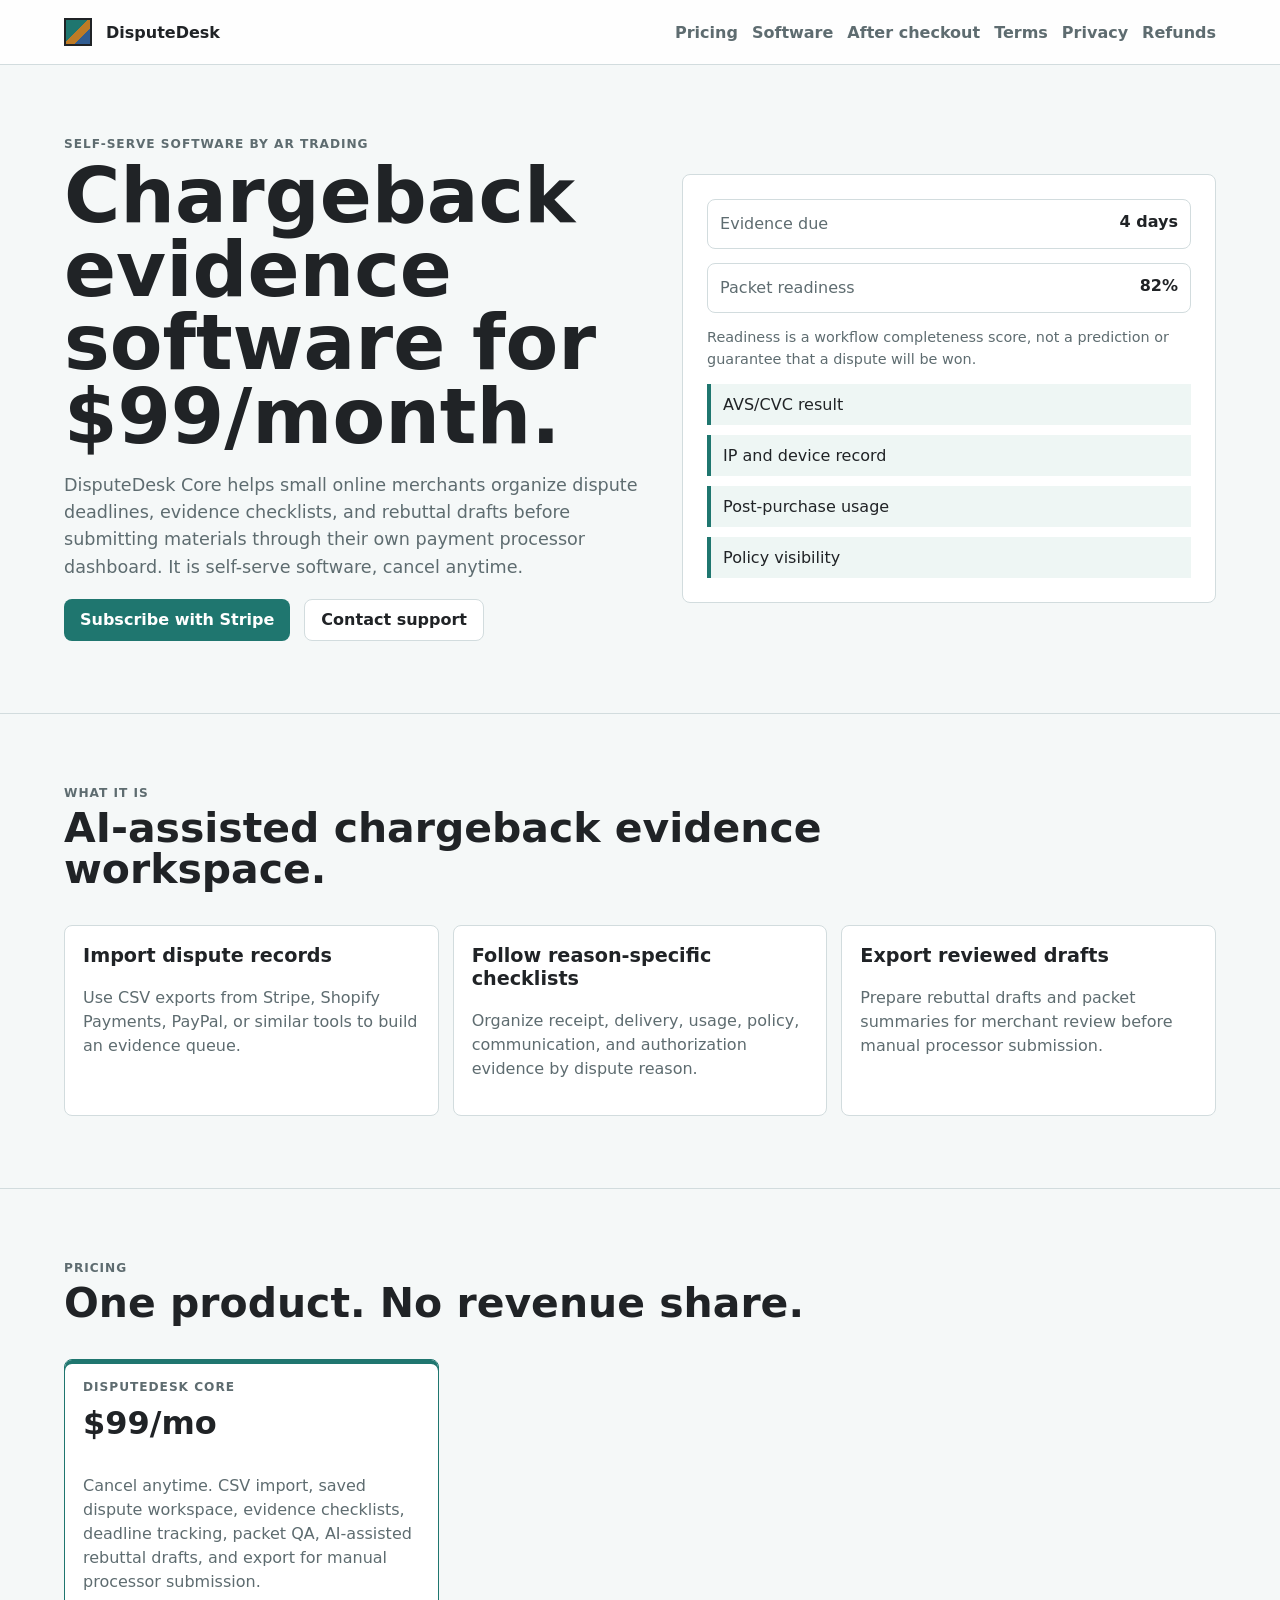
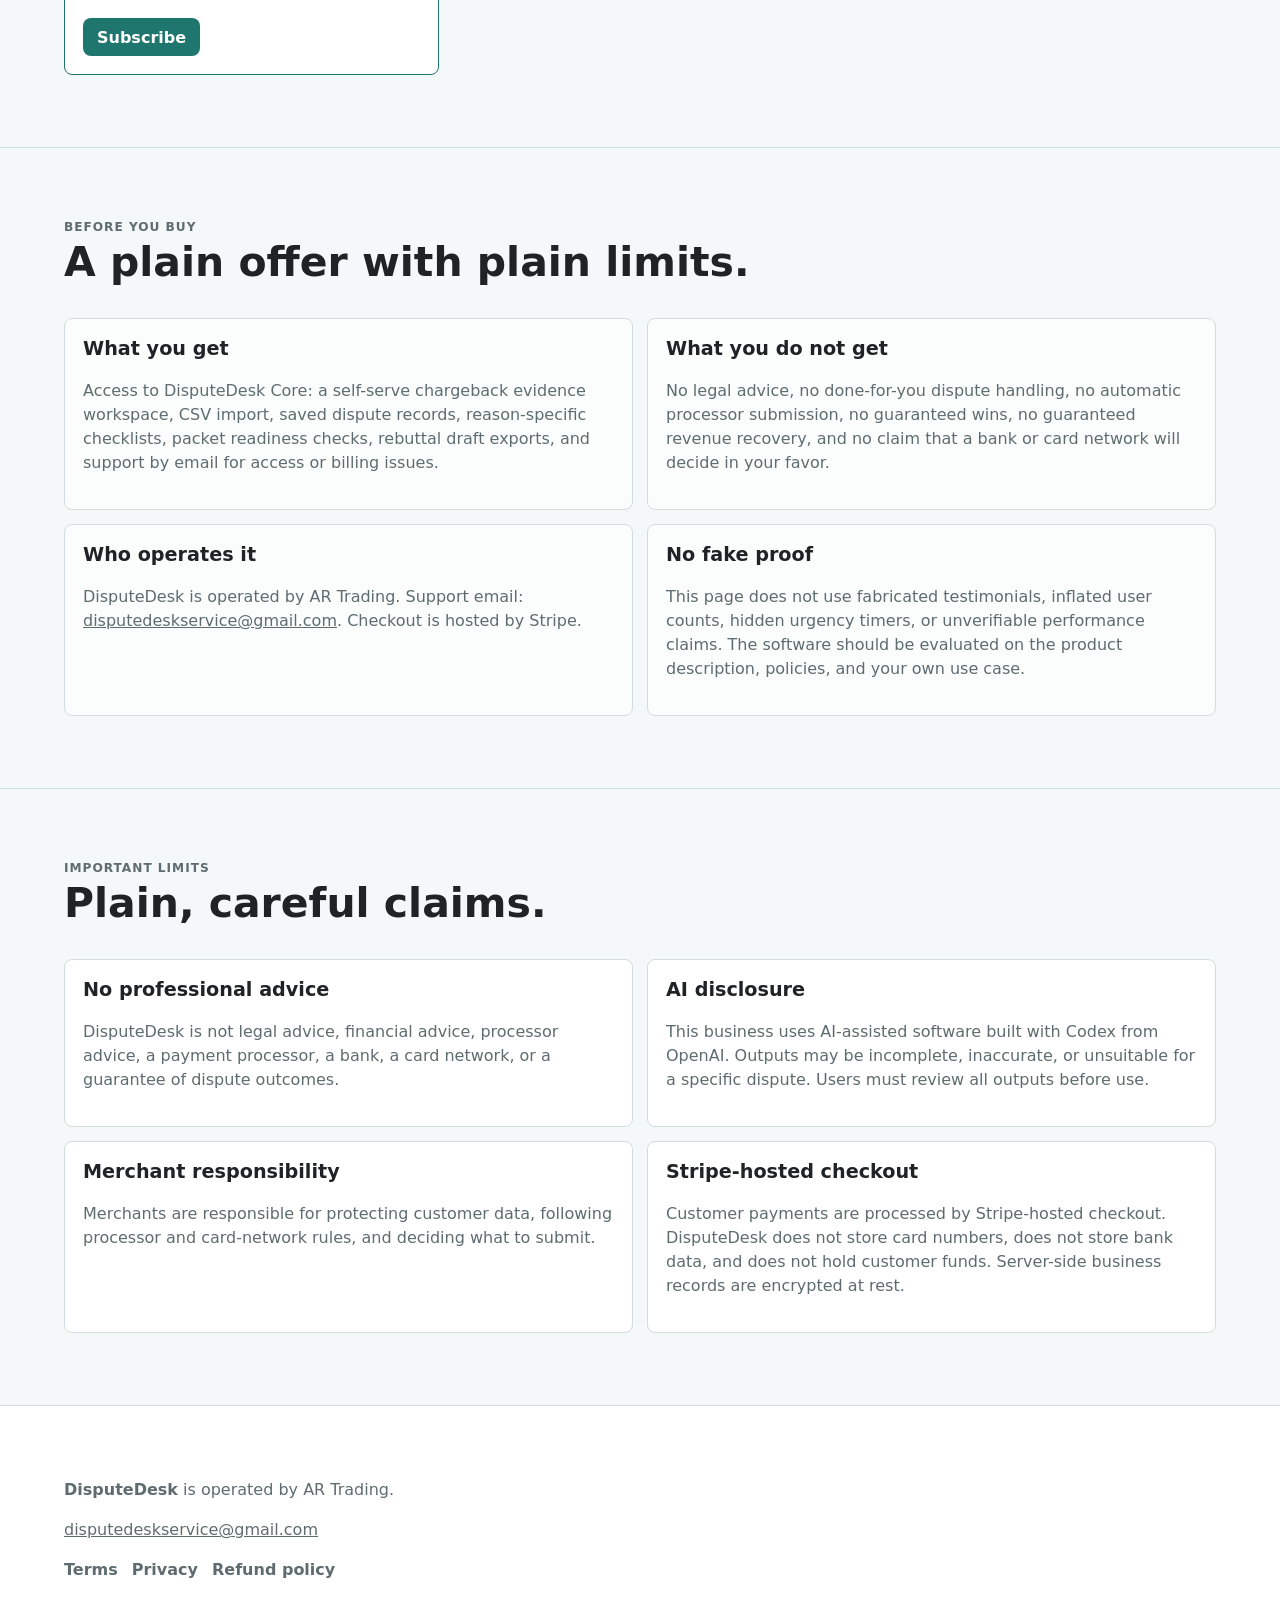
<file: index.html>
<!doctype html>
<html lang="en">
  <head>
    <meta charset="utf-8" />
    <meta name="viewport" content="width=device-width, initial-scale=1" />
    <title>DisputeDesk | Chargeback Evidence Software</title>
    <meta
      name="description"
      content="DisputeDesk is self-serve AI-assisted software from AR Trading for organizing chargeback evidence, deadlines, and rebuttal drafts."
    />
    <link rel="stylesheet" href="styles.css" />
  </head>
  <body>
    <header class="site-header">
      <a class="brand" href="index.html" aria-label="DisputeDesk home">
        <span class="brand-mark" aria-hidden="true"></span>
        <span>DisputeDesk</span>
      </a>
      <nav aria-label="Site navigation">
        <a href="#pricing">Pricing</a>
        <a href="#software">Software</a>
        <a href="after-checkout.html">After checkout</a>
        <a href="terms.html">Terms</a>
        <a href="privacy.html">Privacy</a>
        <a href="refund.html">Refunds</a>
      </nav>
    </header>

    <main>
      <section class="hero">
        <div>
          <p class="eyebrow">Self-serve software by AR Trading</p>
          <h1>Chargeback evidence software for $99/month.</h1>
          <p class="lede">
            DisputeDesk Core helps small online merchants organize dispute deadlines, evidence checklists,
            and rebuttal drafts before submitting materials through their own payment processor dashboard.
            It is self-serve software, cancel anytime.
          </p>
          <div class="actions">
            <a class="button primary" href="https://buy.stripe.com/fZu8wR2AO5DGaE62glgw003">Subscribe with Stripe</a>
            <a class="button secondary" href="mailto:disputedeskservice@gmail.com">Contact support</a>
          </div>
        </div>
        <div class="product-panel" aria-label="DisputeDesk software preview">
          <div class="panel-row">
            <span>Evidence due</span>
            <strong>4 days</strong>
          </div>
          <div class="panel-row">
            <span>Packet readiness</span>
            <strong>82%</strong>
          </div>
          <p class="panel-note">Readiness is a workflow completeness score, not a prediction or guarantee that a dispute will be won.</p>
          <div class="checklist">
            <span>AVS/CVC result</span>
            <span>IP and device record</span>
            <span>Post-purchase usage</span>
            <span>Policy visibility</span>
          </div>
        </div>
      </section>

      <section class="band" id="software">
        <div class="section-heading">
          <p class="eyebrow">What it is</p>
          <h2>AI-assisted chargeback evidence workspace.</h2>
        </div>
        <div class="grid three">
          <article>
            <h3>Import dispute records</h3>
            <p>Use CSV exports from Stripe, Shopify Payments, PayPal, or similar tools to build an evidence queue.</p>
          </article>
          <article>
            <h3>Follow reason-specific checklists</h3>
            <p>Organize receipt, delivery, usage, policy, communication, and authorization evidence by dispute reason.</p>
          </article>
          <article>
            <h3>Export reviewed drafts</h3>
            <p>Prepare rebuttal drafts and packet summaries for merchant review before manual processor submission.</p>
          </article>
        </div>
      </section>

      <section class="band" id="pricing">
        <div class="section-heading">
          <p class="eyebrow">Pricing</p>
          <h2>One product. No revenue share.</h2>
        </div>
        <div class="grid pricing">
          <article class="featured">
            <p class="eyebrow">DisputeDesk Core</p>
            <h3>$99/mo</h3>
            <p>Cancel anytime. CSV import, saved dispute workspace, evidence checklists, deadline tracking, packet QA, AI-assisted rebuttal drafts, and export for manual processor submission.</p>
            <a class="plan-link" href="https://buy.stripe.com/fZu8wR2AO5DGaE62glgw003">Subscribe</a>
          </article>
        </div>
      </section>

      <section class="band trust">
        <div class="section-heading">
          <p class="eyebrow">Before you buy</p>
          <h2>A plain offer with plain limits.</h2>
        </div>
        <div class="grid two">
          <article>
            <h3>What you get</h3>
            <p>Access to DisputeDesk Core: a self-serve chargeback evidence workspace, CSV import, saved dispute records, reason-specific checklists, packet readiness checks, rebuttal draft exports, and support by email for access or billing issues.</p>
          </article>
          <article>
            <h3>What you do not get</h3>
            <p>No legal advice, no done-for-you dispute handling, no automatic processor submission, no guaranteed wins, no guaranteed revenue recovery, and no claim that a bank or card network will decide in your favor.</p>
          </article>
          <article>
            <h3>Who operates it</h3>
            <p>DisputeDesk is operated by AR Trading. Support email: <a href="mailto:disputedeskservice@gmail.com">disputedeskservice@gmail.com</a>. Checkout is hosted by Stripe.</p>
          </article>
          <article>
            <h3>No fake proof</h3>
            <p>This page does not use fabricated testimonials, inflated user counts, hidden urgency timers, or unverifiable performance claims. The software should be evaluated on the product description, policies, and your own use case.</p>
          </article>
        </div>
      </section>

      <section class="band legal">
        <div class="section-heading">
          <p class="eyebrow">Important limits</p>
          <h2>Plain, careful claims.</h2>
        </div>
        <div class="grid two">
          <article>
            <h3>No professional advice</h3>
            <p>DisputeDesk is not legal advice, financial advice, processor advice, a payment processor, a bank, a card network, or a guarantee of dispute outcomes.</p>
          </article>
          <article>
            <h3>AI disclosure</h3>
            <p>This business uses AI-assisted software built with Codex from OpenAI. Outputs may be incomplete, inaccurate, or unsuitable for a specific dispute. Users must review all outputs before use.</p>
          </article>
          <article>
            <h3>Merchant responsibility</h3>
            <p>Merchants are responsible for protecting customer data, following processor and card-network rules, and deciding what to submit.</p>
          </article>
          <article>
            <h3>Stripe-hosted checkout</h3>
            <p>Customer payments are processed by Stripe-hosted checkout. DisputeDesk does not store card numbers, does not store bank data, and does not hold customer funds. Server-side business records are encrypted at rest.</p>
          </article>
        </div>
      </section>
    </main>

    <footer>
      <p><strong>DisputeDesk</strong> is operated by AR Trading.</p>
      <p><a href="mailto:disputedeskservice@gmail.com">disputedeskservice@gmail.com</a></p>
      <nav aria-label="Policy links">
        <a href="terms.html">Terms</a>
        <a href="privacy.html">Privacy</a>
        <a href="refund.html">Refund policy</a>
      </nav>
    </footer>
  </body>
</html>
</file>
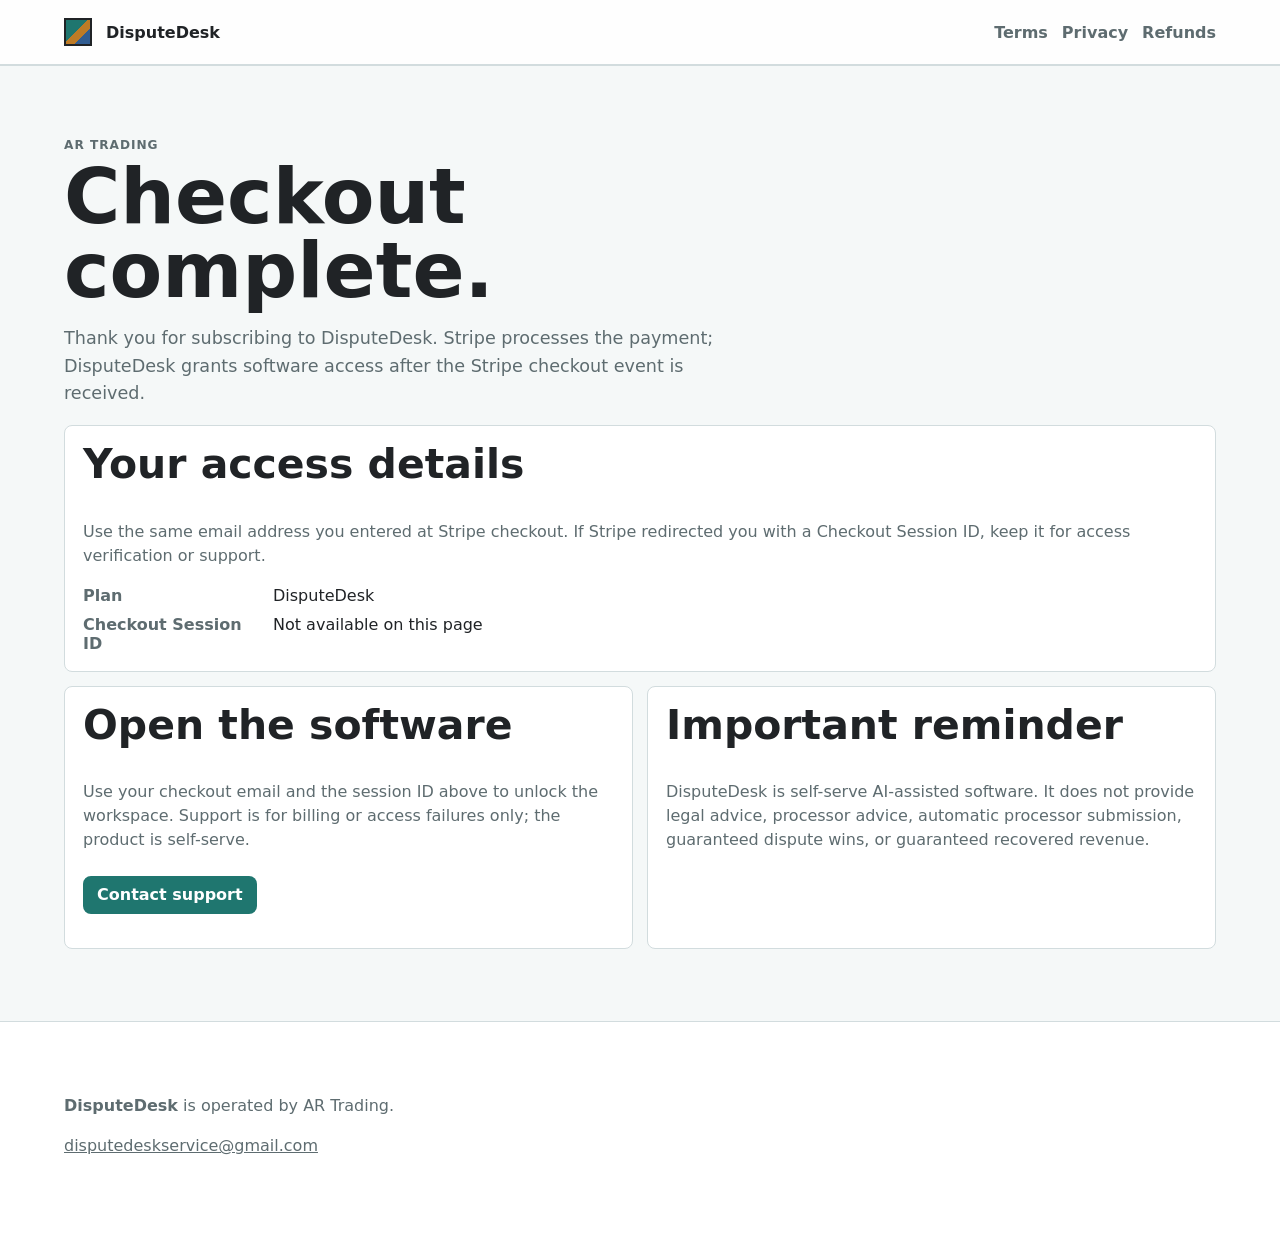
<file: after-checkout.html>
<!doctype html>
<html lang="en">
  <head>
    <meta charset="utf-8" />
    <meta name="viewport" content="width=device-width, initial-scale=1" />
    <title>Checkout Complete | DisputeDesk</title>
    <link rel="stylesheet" href="styles.css" />
  </head>
  <body>
    <header class="site-header">
      <a class="brand" href="index.html"><span class="brand-mark" aria-hidden="true"></span><span>DisputeDesk</span></a>
      <nav aria-label="Site navigation">
        <a href="terms.html">Terms</a>
        <a href="privacy.html">Privacy</a>
        <a href="refund.html">Refunds</a>
      </nav>
    </header>
    <main class="band checkout-complete">
      <p class="eyebrow">AR Trading</p>
      <h1>Checkout complete.</h1>
      <p class="lede">Thank you for subscribing to DisputeDesk. Stripe processes the payment; DisputeDesk grants software access after the Stripe checkout event is received.</p>

      <article class="access-card">
        <h2>Your access details</h2>
        <p>Use the same email address you entered at Stripe checkout. If Stripe redirected you with a Checkout Session ID, keep it for access verification or support.</p>
        <dl>
          <dt>Plan</dt>
          <dd id="planValue">DisputeDesk</dd>
          <dt>Checkout Session ID</dt>
          <dd id="sessionValue">Not available on this page</dd>
        </dl>
      </article>

      <div class="grid two">
        <article>
          <h2>Open the software</h2>
          <p>Use your checkout email and the session ID above to unlock the workspace. Support is for billing or access failures only; the product is self-serve.</p>
          <p><a class="plan-link" id="appLink" href="mailto:disputedeskservice@gmail.com">Contact support</a></p>
        </article>
        <article>
          <h2>Important reminder</h2>
          <p>DisputeDesk is self-serve AI-assisted software. It does not provide legal advice, processor advice, automatic processor submission, guaranteed dispute wins, or guaranteed recovered revenue.</p>
        </article>
      </div>
    </main>
    <footer>
      <p><strong>DisputeDesk</strong> is operated by AR Trading.</p>
      <p><a href="mailto:disputedeskservice@gmail.com">disputedeskservice@gmail.com</a></p>
    </footer>
    <script>
      const params = new URLSearchParams(window.location.search);
      const sessionId = params.get("session_id") || params.get("checkout_session_id") || "";
      const plan = params.get("plan") || "DisputeDesk";
      document.querySelector("#planValue").textContent = plan;
      document.querySelector("#sessionValue").textContent = sessionId || "Not available on this page";
      const appUrl = params.get("app_url") || "";
      if (appUrl) {
        const appLink = document.querySelector("#appLink");
        const target = new URL(appUrl, window.location.href);
        if (sessionId && !target.searchParams.has("session_id")) target.searchParams.set("session_id", sessionId);
        if (!target.hash) target.hash = "workspace";
        appLink.href = target.toString();
        appLink.textContent = "Open DisputeDesk";
      }
    </script>
  </body>
</html>
</file>
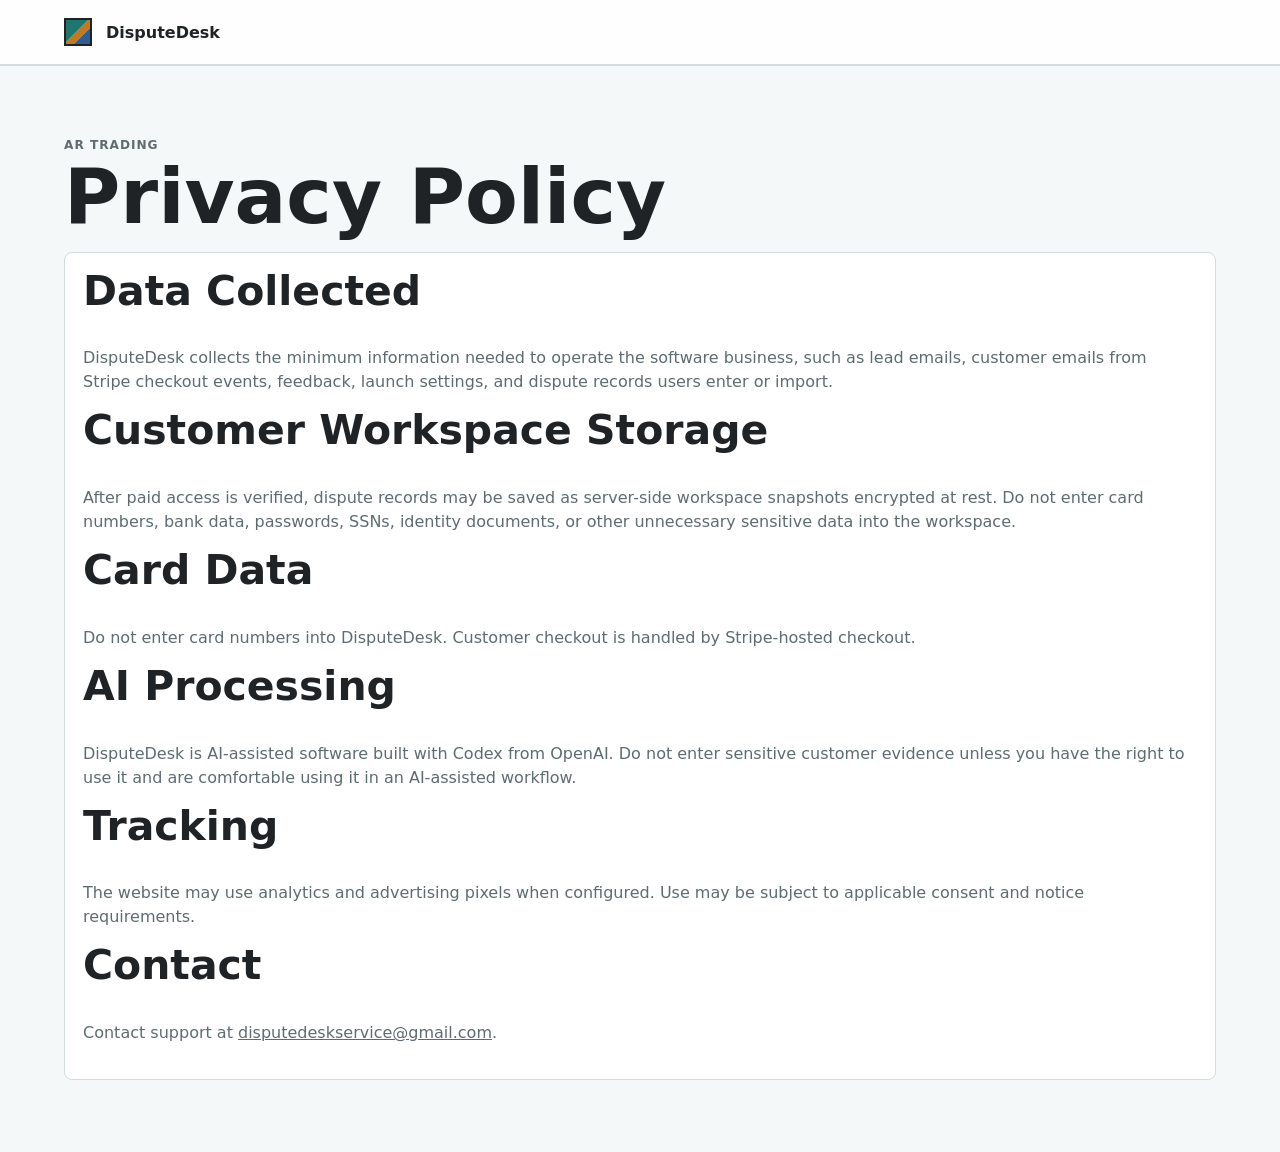
<file: privacy.html>
<!doctype html>
<html lang="en">
  <head>
    <meta charset="utf-8" />
    <meta name="viewport" content="width=device-width, initial-scale=1" />
    <title>Privacy Policy | DisputeDesk</title>
    <link rel="stylesheet" href="styles.css" />
  </head>
  <body>
    <header class="site-header">
      <a class="brand" href="index.html"><span class="brand-mark" aria-hidden="true"></span><span>DisputeDesk</span></a>
    </header>
    <main class="band">
      <p class="eyebrow">AR Trading</p>
      <h1>Privacy Policy</h1>
      <article>
        <h2>Data Collected</h2>
        <p>DisputeDesk collects the minimum information needed to operate the software business, such as lead emails, customer emails from Stripe checkout events, feedback, launch settings, and dispute records users enter or import.</p>
        <h2>Customer Workspace Storage</h2>
        <p>After paid access is verified, dispute records may be saved as server-side workspace snapshots encrypted at rest. Do not enter card numbers, bank data, passwords, SSNs, identity documents, or other unnecessary sensitive data into the workspace.</p>
        <h2>Card Data</h2>
        <p>Do not enter card numbers into DisputeDesk. Customer checkout is handled by Stripe-hosted checkout.</p>
        <h2>AI Processing</h2>
        <p>DisputeDesk is AI-assisted software built with Codex from OpenAI. Do not enter sensitive customer evidence unless you have the right to use it and are comfortable using it in an AI-assisted workflow.</p>
        <h2>Tracking</h2>
        <p>The website may use analytics and advertising pixels when configured. Use may be subject to applicable consent and notice requirements.</p>
        <h2>Contact</h2>
        <p>Contact support at <a href="mailto:disputedeskservice@gmail.com">disputedeskservice@gmail.com</a>.</p>
      </article>
    </main>
  </body>
</html>
</file>
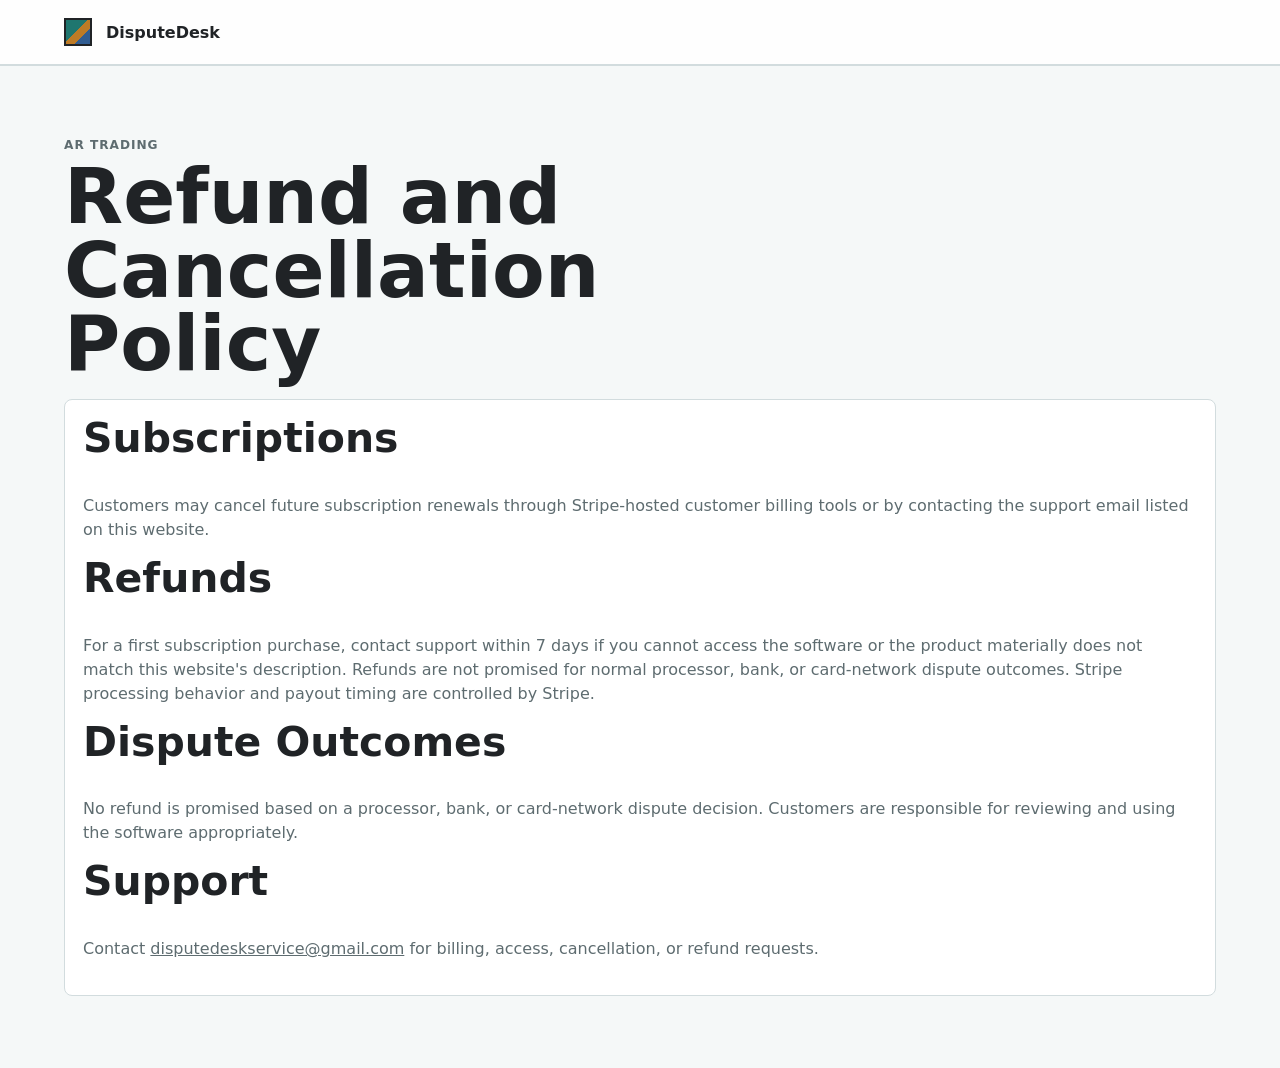
<file: refund.html>
<!doctype html>
<html lang="en">
  <head>
    <meta charset="utf-8" />
    <meta name="viewport" content="width=device-width, initial-scale=1" />
    <title>Refund and Cancellation Policy | DisputeDesk</title>
    <link rel="stylesheet" href="styles.css" />
  </head>
  <body>
    <header class="site-header">
      <a class="brand" href="index.html"><span class="brand-mark" aria-hidden="true"></span><span>DisputeDesk</span></a>
    </header>
    <main class="band">
      <p class="eyebrow">AR Trading</p>
      <h1>Refund and Cancellation Policy</h1>
      <article>
        <h2>Subscriptions</h2>
        <p>Customers may cancel future subscription renewals through Stripe-hosted customer billing tools or by contacting the support email listed on this website.</p>
        <h2>Refunds</h2>
        <p>For a first subscription purchase, contact support within 7 days if you cannot access the software or the product materially does not match this website's description. Refunds are not promised for normal processor, bank, or card-network dispute outcomes. Stripe processing behavior and payout timing are controlled by Stripe.</p>
        <h2>Dispute Outcomes</h2>
        <p>No refund is promised based on a processor, bank, or card-network dispute decision. Customers are responsible for reviewing and using the software appropriately.</p>
        <h2>Support</h2>
        <p>Contact <a href="mailto:disputedeskservice@gmail.com">disputedeskservice@gmail.com</a> for billing, access, cancellation, or refund requests.</p>
      </article>
    </main>
  </body>
</html>
</file>
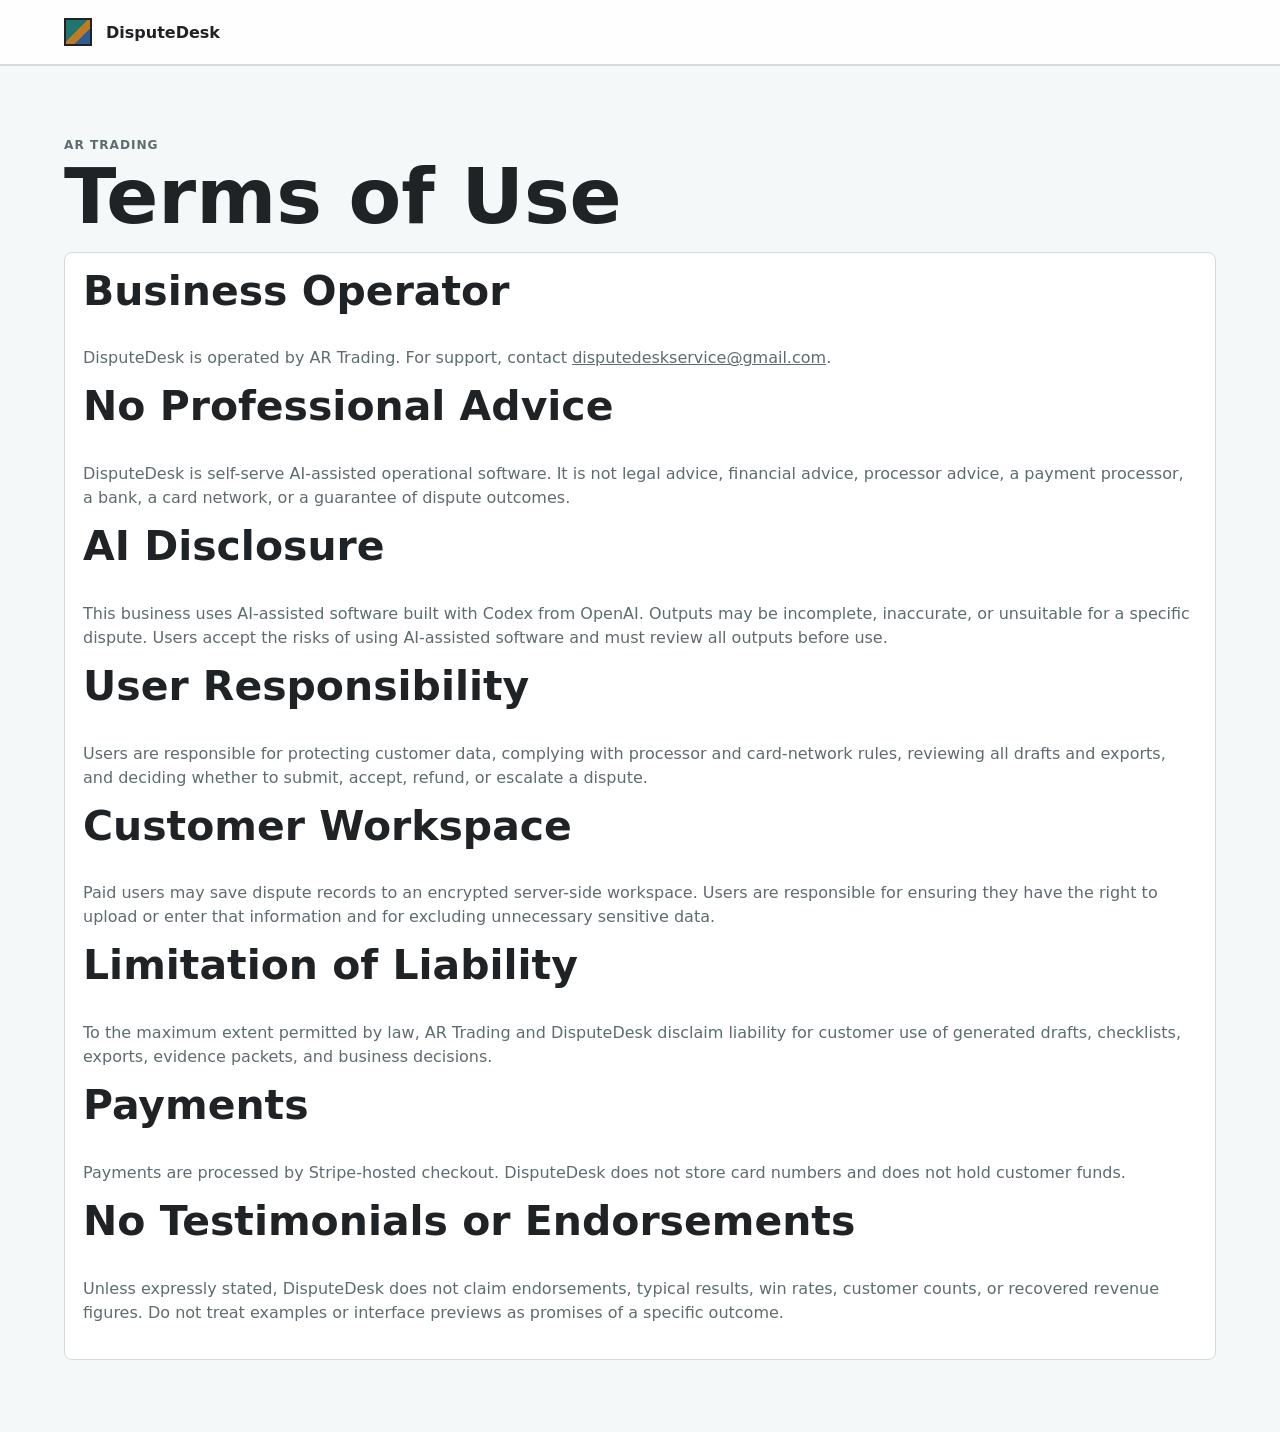
<file: terms.html>
<!doctype html>
<html lang="en">
  <head>
    <meta charset="utf-8" />
    <meta name="viewport" content="width=device-width, initial-scale=1" />
    <title>Terms of Use | DisputeDesk</title>
    <link rel="stylesheet" href="styles.css" />
  </head>
  <body>
    <header class="site-header">
      <a class="brand" href="index.html"><span class="brand-mark" aria-hidden="true"></span><span>DisputeDesk</span></a>
    </header>
    <main class="band">
      <p class="eyebrow">AR Trading</p>
      <h1>Terms of Use</h1>
      <article>
        <h2>Business Operator</h2>
        <p>DisputeDesk is operated by AR Trading. For support, contact <a href="mailto:disputedeskservice@gmail.com">disputedeskservice@gmail.com</a>.</p>
        <h2>No Professional Advice</h2>
        <p>DisputeDesk is self-serve AI-assisted operational software. It is not legal advice, financial advice, processor advice, a payment processor, a bank, a card network, or a guarantee of dispute outcomes.</p>
        <h2>AI Disclosure</h2>
        <p>This business uses AI-assisted software built with Codex from OpenAI. Outputs may be incomplete, inaccurate, or unsuitable for a specific dispute. Users accept the risks of using AI-assisted software and must review all outputs before use.</p>
        <h2>User Responsibility</h2>
        <p>Users are responsible for protecting customer data, complying with processor and card-network rules, reviewing all drafts and exports, and deciding whether to submit, accept, refund, or escalate a dispute.</p>
        <h2>Customer Workspace</h2>
        <p>Paid users may save dispute records to an encrypted server-side workspace. Users are responsible for ensuring they have the right to upload or enter that information and for excluding unnecessary sensitive data.</p>
        <h2>Limitation of Liability</h2>
        <p>To the maximum extent permitted by law, AR Trading and DisputeDesk disclaim liability for customer use of generated drafts, checklists, exports, evidence packets, and business decisions.</p>
        <h2>Payments</h2>
        <p>Payments are processed by Stripe-hosted checkout. DisputeDesk does not store card numbers and does not hold customer funds.</p>
        <h2>No Testimonials or Endorsements</h2>
        <p>Unless expressly stated, DisputeDesk does not claim endorsements, typical results, win rates, customer counts, or recovered revenue figures. Do not treat examples or interface previews as promises of a specific outcome.</p>
      </article>
    </main>
  </body>
</html>
</file>
<file: styles.css>
:root {
  color-scheme: light;
  --bg: #f5f8f8;
  --ink: #202326;
  --muted: #5e6c70;
  --line: #d2dcde;
  --panel: #ffffff;
  --teal: #1f766f;
  --blue: #315d92;
  --amber: #be7b26;
  --radius: 8px;
  --font: Inter, ui-sans-serif, system-ui, -apple-system, BlinkMacSystemFont, "Segoe UI", sans-serif;
}

* {
  box-sizing: border-box;
}

body {
  margin: 0;
  background: var(--bg);
  color: var(--ink);
  font-family: var(--font);
}

a {
  color: inherit;
}

.site-header {
  display: flex;
  align-items: center;
  justify-content: space-between;
  gap: 24px;
  padding: 18px clamp(18px, 5vw, 64px);
  border-bottom: 1px solid var(--line);
  background: rgba(255, 255, 255, 0.9);
}

.brand,
.site-header nav,
footer nav,
.actions {
  display: flex;
  align-items: center;
  gap: 14px;
  flex-wrap: wrap;
}

.brand {
  font-weight: 900;
  text-decoration: none;
}

.brand-mark {
  width: 28px;
  height: 28px;
  border: 2px solid var(--ink);
  background: linear-gradient(135deg, var(--teal) 0 45%, var(--amber) 45% 67%, var(--blue) 67%);
}

.site-header nav a,
footer nav a {
  color: var(--muted);
  font-weight: 760;
  text-decoration: none;
}

.hero,
.band,
footer {
  padding: clamp(28px, 6vw, 72px) clamp(18px, 5vw, 64px);
}

.hero {
  display: grid;
  grid-template-columns: minmax(0, 1.05fr) minmax(320px, 0.95fr);
  gap: 28px;
  align-items: center;
}

.eyebrow {
  margin: 0 0 8px;
  color: var(--muted);
  font-size: 0.76rem;
  font-weight: 820;
  letter-spacing: 0.08em;
  text-transform: uppercase;
}

h1,
h2,
h3,
p {
  margin-top: 0;
}

h1 {
  max-width: 780px;
  margin-bottom: 18px;
  font-size: clamp(2.4rem, 6vw, 5.8rem);
  line-height: 0.96;
  letter-spacing: 0;
}

h2 {
  max-width: 780px;
  font-size: clamp(1.8rem, 3.2vw, 3.4rem);
  line-height: 1.02;
}

h3 {
  font-size: 1.2rem;
}

.lede {
  max-width: 700px;
  color: var(--muted);
  font-size: 1.1rem;
  line-height: 1.55;
}

.button {
  display: inline-flex;
  min-height: 42px;
  align-items: center;
  justify-content: center;
  padding: 0 16px;
  border-radius: var(--radius);
  font-weight: 820;
  text-decoration: none;
}

.button.primary {
  background: var(--teal);
  color: white;
}

.button.secondary {
  border: 1px solid var(--line);
  background: white;
}

.plan-link {
  display: inline-flex;
  min-height: 38px;
  align-items: center;
  justify-content: center;
  margin-top: 8px;
  padding: 0 14px;
  border-radius: var(--radius);
  background: var(--teal);
  color: white;
  font-weight: 820;
  text-decoration: none;
}

.product-panel {
  display: grid;
  gap: 14px;
  padding: 24px;
  border: 1px solid var(--line);
  border-radius: var(--radius);
  background: var(--panel);
}

.panel-row {
  display: flex;
  justify-content: space-between;
  gap: 14px;
  padding: 12px;
  border: 1px solid var(--line);
  border-radius: var(--radius);
}

.panel-row span,
.panel-note,
article p,
footer {
  color: var(--muted);
  line-height: 1.5;
}

.panel-note {
  margin: 0;
  font-size: 0.9rem;
}

.checklist {
  display: grid;
  gap: 10px;
}

.checklist span {
  padding: 11px 12px;
  border-left: 4px solid var(--teal);
  background: #eef6f4;
}

.band {
  border-top: 1px solid var(--line);
}

.section-heading {
  margin-bottom: 18px;
}

.grid {
  display: grid;
  gap: 14px;
}

.grid.three,
.grid.pricing {
  grid-template-columns: repeat(3, minmax(0, 1fr));
}

.grid.two {
  grid-template-columns: repeat(2, minmax(0, 1fr));
}

article {
  padding: 18px;
  border: 1px solid var(--line);
  border-radius: var(--radius);
  background: var(--panel);
}

article.featured {
  border-color: var(--teal);
  box-shadow: inset 0 4px 0 var(--teal);
}

.trust article {
  background: #fbfdfd;
}

.access-card {
  margin-bottom: 14px;
}

.access-card dl {
  display: grid;
  grid-template-columns: 180px minmax(0, 1fr);
  gap: 10px;
  margin: 18px 0 0;
}

.access-card dt {
  color: var(--muted);
  font-weight: 820;
}

.access-card dd {
  margin: 0;
  overflow-wrap: anywhere;
}

.pricing h3 {
  font-size: 2rem;
}

footer {
  border-top: 1px solid var(--line);
  background: white;
}

@media (max-width: 820px) {
  .hero,
  .grid.three,
  .grid.pricing,
  .grid.two {
    grid-template-columns: 1fr;
  }

  .site-header {
    align-items: flex-start;
    flex-direction: column;
  }
}
</file>
